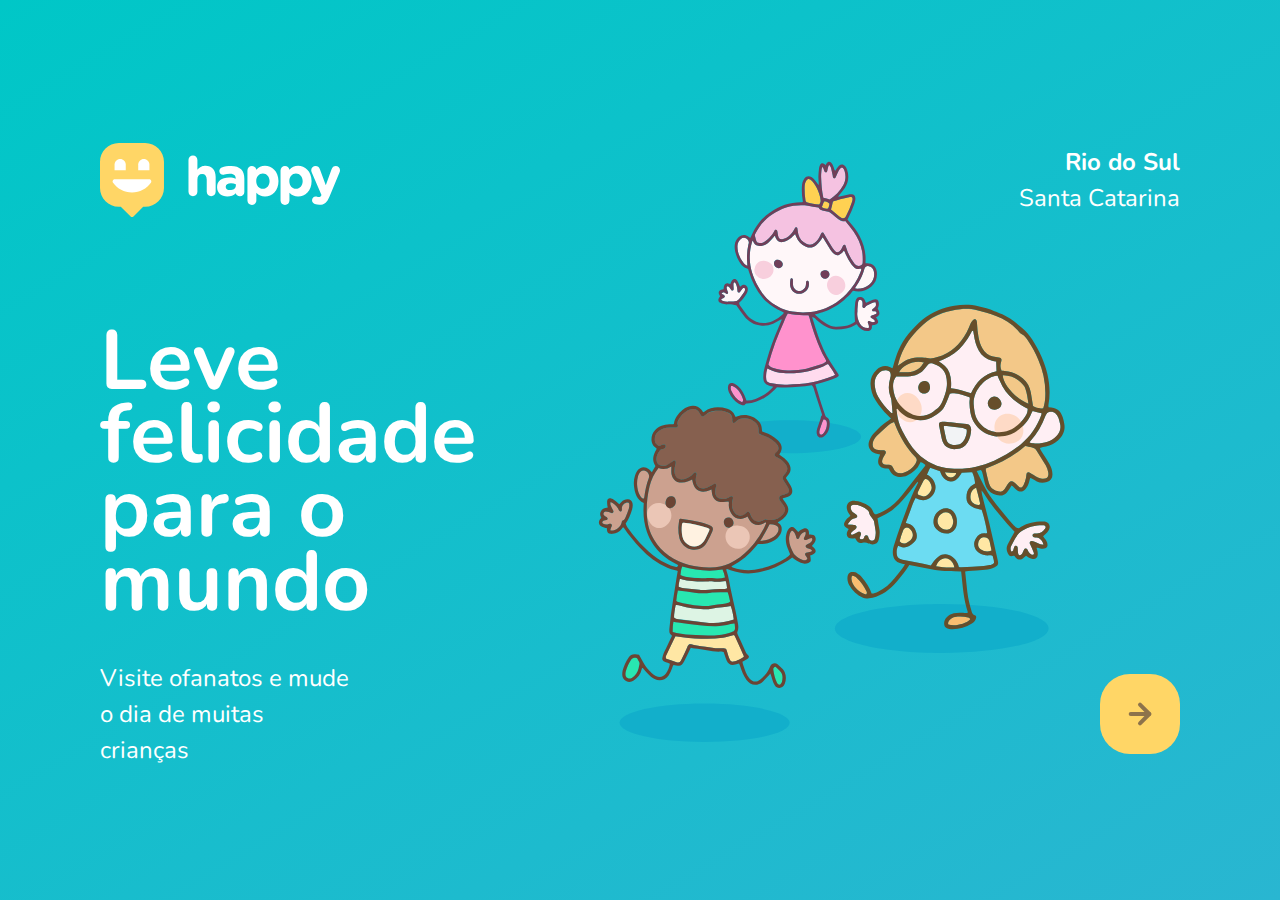
<file: index.html>
<!DOCTYPE html>
<html lang="pt_BR">
  <head>
    <meta charset="UTF-8" />
    <meta name="viewport" content="width=device-width, initial-scale=1.0" />
    <title>Happy</title>

    <link rel="icon" href="./public/images/logo-icon.png" />

    <link rel="stylesheet" href="./public/css/main.css" />
    <link rel="stylesheet" href="./public/css/animations.css" />
    <link rel="stylesheet" href="./public/css/page-lading.css" />

    <link
      href="https://fonts.googleapis.com/css2?family=Nunito:wght@400;600;800&display=swap"
      rel="stylesheet"
    />
  </head>
  <body>
    <div id="page-landing">
      <div id="container">
        <header class="">
          <img
            class="animate-up"
            id="logo"
            src="./public/images/logo.svg"
            alt="Logomarca de Happy"
          />

          <div class="location animate-up">
            <strong>Rio do Sul</strong>
            <p>Santa Catarina</p>
          </div>
        </header>

        <main>
          <h1 class="animate-up">Leve felicidade para o mundo</h1>

          <section class="visit">
            <p class="animate-up">
              Visite ofanatos e mude o dia de muitas crianças
            </p>
            <a href="#" class="animate-up" title="Visite orfanatos">
              <img src="./public/images/arrow.svg" alt="Ir para o mapa" />
            </a>
          </section>
        </main>
      </div>
    </div>
  </body>
</html>
</file>
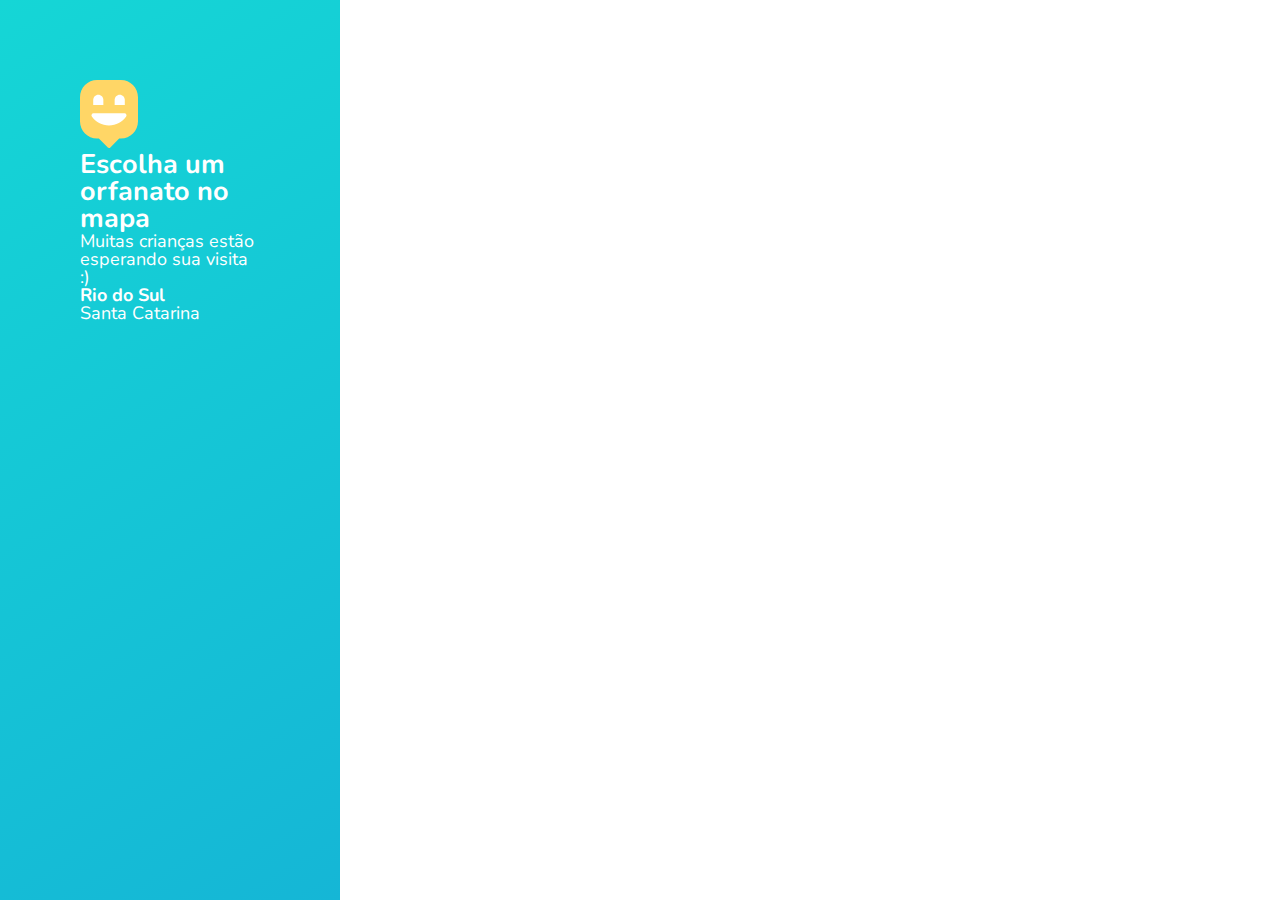
<file: orphanages.html>
<!DOCTYPE html>
<html lang="pt_BR">
  <head>
    <meta charset="UTF-8" />
    <meta name="viewport" content="width=device-width, initial-scale=1.0" />
    <title>Localize um orfanato | Happy</title>

    <link rel="icon" href="./public/images/logo-icon.png" />

    <link rel="stylesheet" href="./public/css/main.css" />
    <link rel="stylesheet" href="./public/css/animations.css" />
    <link rel="stylesheet" href="./public/css/page-orphanages.css" />

    <link
      href="https://fonts.googleapis.com/css2?family=Nunito:wght@400;600;800&display=swap"
      rel="stylesheet"
    />
  </head>
  <body>
    <div id="page-orphanages">
      <aside>

        <header>
          <img src="./public/images/map-marker.svg" alt="Happy" />

          <h2>Escolha um orfanato no mapa</h2>

          <p>Muitas crianças estão esperando sua visita :)</p>
        </header>

        <footer>
          <strong>Rio do Sul</strong>
          <p>Santa Catarina</p>
        </footer>

      </aside>

      <div id="mapid">
        <a href="create-orphanage.html" class="create-orphanage" title="Cadastre um orfanato">
          <img src="./public/images/plus.svg" alt="Criar orfanato">
        </a>
      </div>
    </div>
  </body>
</html>
</file>
<file: public/css/main.css>
*{
    margin:0;
    padding:0;
    box-sizing: border-box;
}

body{
    height: 100vh;
    color:white;
}
:root{
    font-size:62.5%;
}
body, input, button, textarea{
    font-size:1.8rem;
    line-height: 1;
    font-weight: 400;
    font-family:'Nunito', sans-serif;
}
</file>
<file: public/css/page-lading.css>
#page-landing{
    background:linear-gradient(329.54deg,#29b6d1 0%, #00c7c7 100%)no-repeat;
    min-height: 100vh;
    text-align:center;
    display:flex;
    align-items: center;
}
#container{
    margin:auto;
    width:min(90%, 112rem);
}

.location, h1, .visit p{
    height: 16vh;
}

.visit a{
    width: 8rem;
    height: 8rem;
    background:#ffd666;

    border:none;
    border-radius: 3rem;

    display:flex;
    align-items: center;
    justify-content: center;

    margin: auto;
    animation-delay:250ms;
    transition: background .3s;
}
.visit a:hover{
    background:#96feff;
}

#logo{
    animation-delay:50ms;
}
.location{
    animation-delay:100ms;
}
.main h1{
    animation-delay:150ms;
    font-size:clamp(4rem, 8vw, 8.4rem);
}
.visit p{
    animation-delay:200ms;
}

/*Desktop version*/
@media(min-width:760px){
    #container{
        padding: 2rem;
        /*shorthand background:image repeat position / size;*/
        background:url(../images/bg.svg)no-repeat 80% / clamp(30rem, 54vw, 48rem);
        
    }
    header{
        display:flex;
        align-items: center;
        justify-content: space-between;
        margin-top: 1%;
    }
    .location, h1, .visit p{
        height: initial;
        text-align: initial;
    }
    .location{
        text-align: right;
        font-size:2.4rem;
        line-height:1.5;
    }
    main h1{
        font-size:clamp(4rem, 8vw, 8.4rem);
        line-height: .88;

        margin:clamp(10%, 9vh, 12%) 0 4rem;

        font-weight: bold;
        width:min(300px, 80%);
    }
    .visit{
        display:flex;
        align-items: center;
        justify-content:space-between;

    }
    .visit p{
        font-size:2.4rem;
        line-height: 1.5;
        width:clamp(20rem, 20vw, 30rem);
    }
    .visit a{
        margin:initial;
    }
}
</file>
<file: public/css/page-orphanages.css>
#page-orphanages{
    width: 100%;
    height:100%;
    
    display:flex;
}
aside{
    width:clamp(34rem, 25vw, 44rem);
    background:linear-gradient(329.54deg, #15b6d6 0%, #15d6d6 100%);
    padding:8rem;
}
</file>
<file: public/css/animations.css>
@keyframes up{
    from{
        opacity: 0;
        transform: translateY(16px);
    }
    to{
        opacity: 1;
        transform:translateY(0);
    }
}
.animate-up{
    animation-name:up;
    animation-duration:300ms; 
    animation-fill-mode:backwards; 
}
</file>
